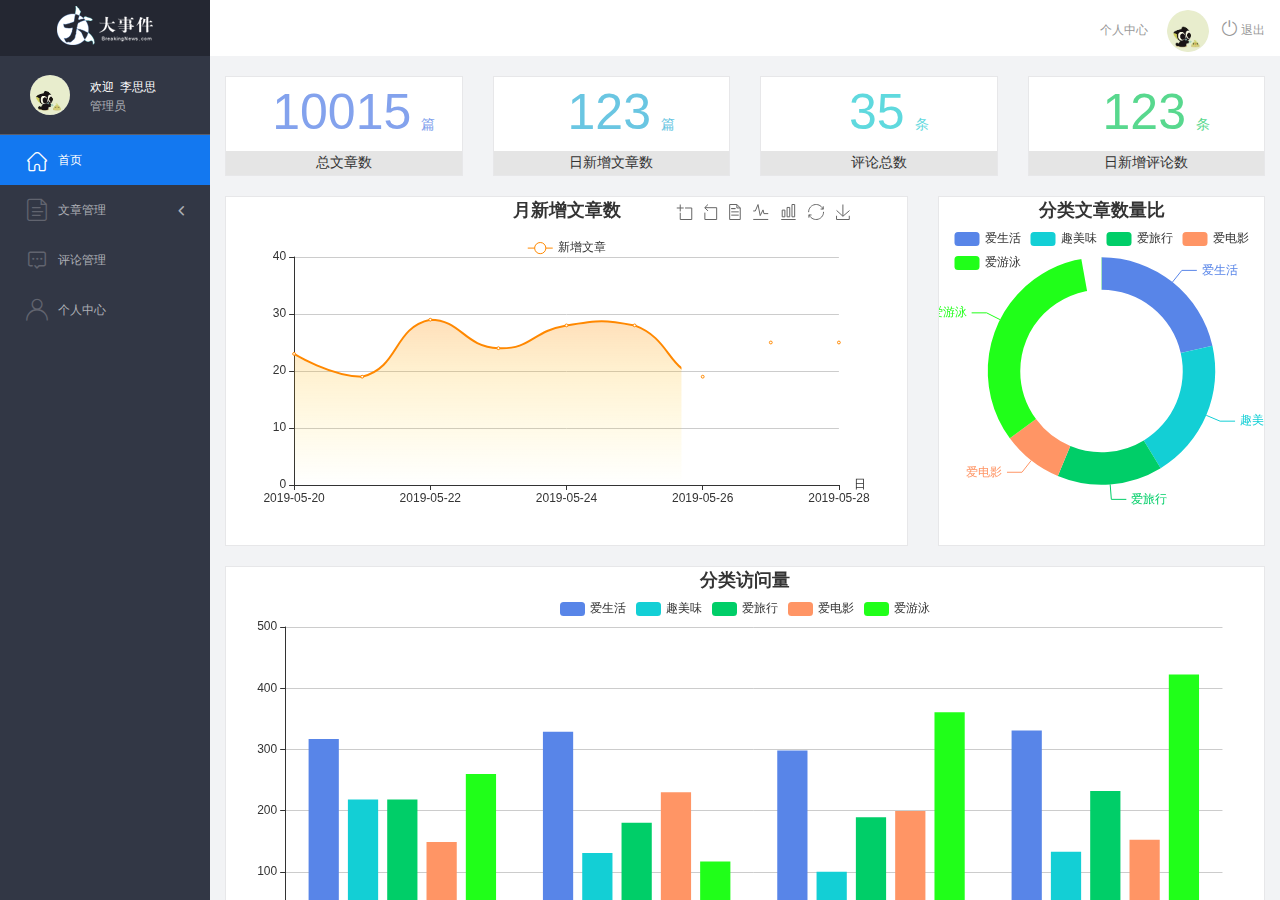
<file: BigNews/admin/index.html>
<!DOCTYPE html>
<html lang="en">

<head>
    <meta charset="UTF-8">
    <meta name="viewport" content="width=device-width, initial-scale=1.0">
    <meta http-equiv="X-UA-Compatible" content="ie=edge">
    <title>大事件-后台首页</title>
    <link rel="stylesheet" href="./libs/bootstrap/css/bootstrap.min.css">
    <link rel="stylesheet" href="css/reset.css">
    <link rel="stylesheet" href="css/iconfont.css">
    <link rel="stylesheet" href="css/main.css">
    <script src="./libs/jquery-1.12.4.min.js"></script>
    <!-- 导入bootstrap的js文件 -->
    <script src="./libs/bootstrap/js/bootstrap.min.js"></script>
</head>

<body>
    <div class="sider">
        <a href="#" class="logo"><img src="images/logo02.png" alt="logo"></a>
        <div class="user_info">
            <img src="images/2.jpg" alt="person">
            <span>欢迎&nbsp;&nbsp;李思思</span>
            <b>管理员</b>
        </div>
        <!-- 左侧导航栏 -->
        <div class="menu">
            <div class="level01 active"><a href="./main_count.html" target="main_frame"><i
                        class="iconfont icon-yidiandiantubiao04"></i><span>首页</span></a></div>
            <div class="level01"><a href="javascript:;"><i class="iconfont icon-icon-article"></i><span>文章管理</span><b
                        class="iconfont icon-arrowdownl"></b></a></div>
            <ul class="level02">
                <li><a href="./article_list.html" target="main_frame"><i class="iconfont icon-previewright"></i><span>文章列表</span></a></li>
                <li><a href="./article_release.html" target="main_frame"><i class="iconfont icon-previewright"></i><span>发表文章</span></a></li>
                <li><a href="./article_category.html" target="main_frame"><i class="iconfont icon-previewright"></i><span>文章类别管理</span></a>
                </li>
            </ul>

            <div class="level01"><a href="./comment_list.html" target="main_frame"><i
                        class="iconfont icon-comment"></i><span>评论管理</span></a></div>
            <div class="level01" id="user"><a href="./user.html" target="main_frame"><i
                        class="iconfont icon-user"></i><span>个人中心</span></a></div>
        </div>
        <!-- 顶部栏 -->
        <div class="header_bar">
            <div class="user_center_link">
                <a href="./user.html" target="main_frame" class="user">个人中心</a>
                <img src="images/2.jpg" alt="person">
                <a href="javascript:void(0)" class="logout"><i class="iconfont icon-tuichu"></i> 退出</a>
            </div>
        </div>
        <!-- 右侧主体内容 -->
        <div class="main" id="main_body">
            <iframe name="main_frame" src="./main_count.html" frameborder="0" width="100%" height="100%"></iframe>
        </div>
    </div>
    <script src="./libs/html.js"></script>
    <script>
        //ajax请求数据
        $.ajax({
            url: path.getinfoPath,
            type: 'get',
            // dataType: 'json,',
            // headers: {'Authorization':window.localStorage.getItem('token')},
            success: function (res) { 
                // console.log(res);
                if(res.code == 200) {
                    $('.user_info img').attr('src', res.data.userPic);
                    $('.user_center_link img').attr('src', res.data.userPic);
                    $('.user_info span').html(`欢迎&nbsp;&nbsp;${res.data.nickname}`);
                }
             }
        })
        $('.logout').click(function () { 
            //清空本地的token
            localStorage.removeItem('token');
            location.href = './login.html';
         })
         //设置切换样式
         $('.level01').click(function () { 
             $(this).addClass('active').siblings().removeClass('active');
             //点击第二个显示二级菜单
             
             if($(this).index() == 1) {
                 $('.level02').stop().slideToggle();
                 $('.level02 li:eq(0) a')[0].click();//默认是子类的第一个
                 $(this).find('b').toggleClass('rotate0');
             }
          })
          $('.level02 li').click(function () { 
            $(this).addClass('active').siblings().removeClass('active');

           })
         
    </script>
</body>
</html>
</file>
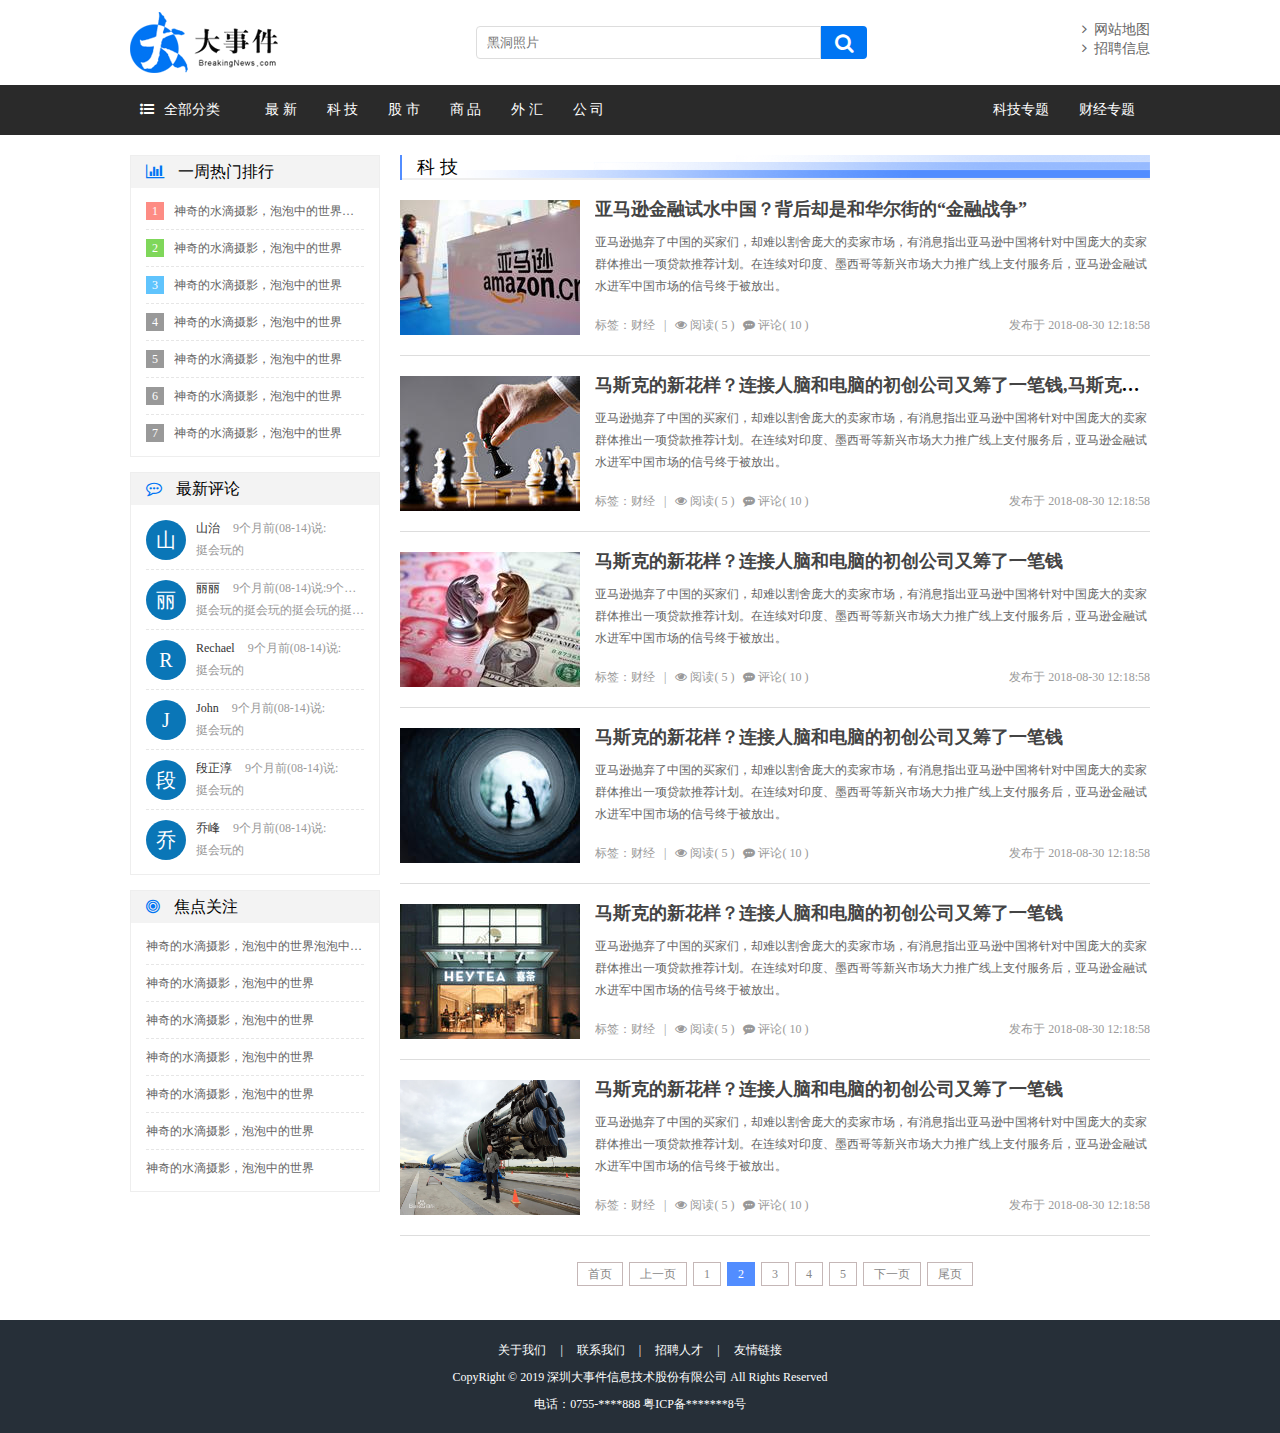
<file: BigNews/list.html>
<!DOCTYPE html>
<html lang="en">

<head>
    <meta charset="UTF-8">
    <meta name="viewport" content="width=device-width, initial-scale=1.0">
    <meta http-equiv="X-UA-Compatible" content="ie=edge">
    <title>大事件-列表页</title>
    <link rel="stylesheet" type="text/css" href="css/reset.css">
    <link rel="stylesheet" href="css/font-awesome.min.css">
    <link rel="stylesheet" type="text/css" href="css/jquery.pagination.css">
    <link rel="stylesheet" type="text/css" href="css/main.css">
    <script type="text/javascript" src="js/jquery-1.12.4.min.js"></script>
    <script type="text/javascript" src="js/jquery.pagination.min.js"></script>
</head>

<body>
    <div class="header">
        <a href="#" class="logo fl"><img src="images/logo.png" alt="logo"></a>
        <div class="search_form fl">
            <input type="text" class="search_txt" placeholder="黑洞照片">
            <button class="search_btn"><i class="fa fa-search"></i></button>
        </div>
        <div class="link_info fr">
            <a href="#"><i class="fa fa-angle-right"></i>&nbsp;&nbsp;网站地图</a><br>
            <a href="#"><i class="fa fa-angle-right"></i>&nbsp;&nbsp;招聘信息</a>
        </div>
    </div>

    <div class="menu_con">
        <div class="menu">
            <div class="menu_collapse fl">
                <a href="javascript:;" class="level_one"><i class="fa fa-list-ul"></i>全部分类</a>
                <ul class="level_two">
                    <li class="up"></li>
                    <li><a href="#">最 新</a></li>
                    <li><a href="#">科 技</a></li>
                    <li><a href="#">股 市</a></li>
                    <li><a href="#">商 品</a></li>
                    <li><a href="#">外 汇</a></li>
                    <li><a href="#">公 司</a></li>
                </ul>
            </div>
            <ul class="left_menu fl">
                <li><a href="#">最 新</a></li>
                <li><a href="#">科 技</a></li>
                <li><a href="#">股 市</a></li>
                <li><a href="#">商 品</a></li>
                <li><a href="#">外 汇</a></li>
                <li><a href="#">公 司</a></li>
            </ul>
            <ul class="right_menu fr">
                <li><a href="#">科技专题</a></li>
                <li><a href="#">财经专题</a></li>
            </ul>
        </div>
    </div>

    <div class="main_con clearfix">
        <div class="left_con setfr">

            <div class="list_title">
                <h3>科 技</h3>
            </div>

            <div class="common_news_list">
                <a href="#" class="list_pic"><img src="images/pic09.jpg" alt=""></a>
                <h4><a href="#">亚马逊金融试水中国？背后却是和华尔街的“金融战争” </a></h4>
                <p>亚马逊抛弃了中国的买家们，却难以割舍庞大的卖家市场，有消息指出亚马逊中国将针对中国庞大的卖家群体推出一项贷款推荐计划。在连续对印度、墨西哥等新兴市场大力推广线上支付服务后，亚马逊金融试水进军中国市场的信号终于被放出。
                </p>
                <div class="new_info">
                    <span>标签：财经&nbsp;&nbsp;&nbsp;|&nbsp;&nbsp;&nbsp;<i class="fa fa-eye"></i>&nbsp;阅读( 5
                        )&nbsp;&nbsp;&nbsp;<i class="fa fa-commenting"></i>&nbsp;评论( 10 )</span>
                    <b>发布于 2018-08-30 12:18:58</b>
                </div>
            </div>

            <div class="common_news_list">
                <a href="#" class="list_pic"><img src="images/pic03.jpg" alt=""></a>
                <h4><a href="#">马斯克的新花样？连接人脑和电脑的初创公司又筹了一笔钱,马斯克的新花样？连接人脑和电脑的初创公司又筹了一笔钱</a></h4>
                <p>亚马逊抛弃了中国的买家们，却难以割舍庞大的卖家市场，有消息指出亚马逊中国将针对中国庞大的卖家群体推出一项贷款推荐计划。在连续对印度、墨西哥等新兴市场大力推广线上支付服务后，亚马逊金融试水进军中国市场的信号终于被放出。
                </p>
                <div class="new_info">
                    <span>标签：财经&nbsp;&nbsp;&nbsp;|&nbsp;&nbsp;&nbsp;<i class="fa fa-eye"></i>&nbsp;阅读( 5
                        )&nbsp;&nbsp;&nbsp;<i class="fa fa-commenting"></i>&nbsp;评论( 10 )</span>
                    <b>发布于 2018-08-30 12:18:58</b>
                </div>
            </div>

            <div class="common_news_list">
                <a href="#" class="list_pic"><img src="images/pic05.jpg" alt=""></a>
                <h4><a href="#">马斯克的新花样？连接人脑和电脑的初创公司又筹了一笔钱</a></h4>
                <p>亚马逊抛弃了中国的买家们，却难以割舍庞大的卖家市场，有消息指出亚马逊中国将针对中国庞大的卖家群体推出一项贷款推荐计划。在连续对印度、墨西哥等新兴市场大力推广线上支付服务后，亚马逊金融试水进军中国市场的信号终于被放出。
                </p>
                <div class="new_info">
                    <span>标签：财经&nbsp;&nbsp;&nbsp;|&nbsp;&nbsp;&nbsp;<i class="fa fa-eye"></i>&nbsp;阅读( 5
                        )&nbsp;&nbsp;&nbsp;<i class="fa fa-commenting"></i>&nbsp;评论( 10 )</span>
                    <b>发布于 2018-08-30 12:18:58</b>
                </div>
            </div>

            <div class="common_news_list">
                <a href="#" class="list_pic"><img src="images/pic07.jpg" alt=""></a>
                <h4><a href="#">马斯克的新花样？连接人脑和电脑的初创公司又筹了一笔钱</a></h4>
                <p>亚马逊抛弃了中国的买家们，却难以割舍庞大的卖家市场，有消息指出亚马逊中国将针对中国庞大的卖家群体推出一项贷款推荐计划。在连续对印度、墨西哥等新兴市场大力推广线上支付服务后，亚马逊金融试水进军中国市场的信号终于被放出。
                </p>
                <div class="new_info">
                    <span>标签：财经&nbsp;&nbsp;&nbsp;|&nbsp;&nbsp;&nbsp;<i class="fa fa-eye"></i>&nbsp;阅读( 5
                        )&nbsp;&nbsp;&nbsp;<i class="fa fa-commenting"></i>&nbsp;评论( 10 )</span>
                    <b>发布于 2018-08-30 12:18:58</b>
                </div>
            </div>

            <div class="common_news_list">
                <a href="#" class="list_pic"><img src="images/pic10.jpg" alt=""></a>
                <h4><a href="#">马斯克的新花样？连接人脑和电脑的初创公司又筹了一笔钱</a></h4>
                <p>亚马逊抛弃了中国的买家们，却难以割舍庞大的卖家市场，有消息指出亚马逊中国将针对中国庞大的卖家群体推出一项贷款推荐计划。在连续对印度、墨西哥等新兴市场大力推广线上支付服务后，亚马逊金融试水进军中国市场的信号终于被放出。
                </p>
                <div class="new_info">
                    <span>标签：财经&nbsp;&nbsp;&nbsp;|&nbsp;&nbsp;&nbsp;<i class="fa fa-eye"></i>&nbsp;阅读( 5
                        )&nbsp;&nbsp;&nbsp;<i class="fa fa-commenting"></i>&nbsp;评论( 10 )</span>
                    <b>发布于 2018-08-30 12:18:58</b>
                </div>
            </div>

            <div class="common_news_list">
                <a href="#" class="list_pic"><img src="images/pic04.jpg" alt=""></a>
                <h4><a href="#">马斯克的新花样？连接人脑和电脑的初创公司又筹了一笔钱</a></h4>
                <p>亚马逊抛弃了中国的买家们，却难以割舍庞大的卖家市场，有消息指出亚马逊中国将针对中国庞大的卖家群体推出一项贷款推荐计划。在连续对印度、墨西哥等新兴市场大力推广线上支付服务后，亚马逊金融试水进军中国市场的信号终于被放出。
                </p>
                <div class="new_info">
                    <span>标签：财经&nbsp;&nbsp;&nbsp;|&nbsp;&nbsp;&nbsp;<i class="fa fa-eye"></i>&nbsp;阅读( 5
                        )&nbsp;&nbsp;&nbsp;<i class="fa fa-commenting"></i>&nbsp;评论( 10 )</span>
                    <b>发布于 2018-08-30 12:18:58</b>
                </div>
            </div>

            <div id="pagination" class="page"></div>
            <script>
                $(function () {
                    $("#pagination").pagination({
                        currentPage: 2,
                        totalPage: 8,
                        callback: function (current) {
                            alert('ok!');
                        }
                    });
                });
            </script>

        </div>
        <div class="right_con setfl">
            <div class="common_wrap">
                <h3><i class="fa fa-bar-chart"></i> 一周热门排行</h3>
                <ul class="content_list">
                    <li><span class="first">1</span><a href="#">神奇的水滴摄影，泡泡中的世界泡泡中的世界</a></li>
                    <li><span class="second">2</span><a href="#">神奇的水滴摄影，泡泡中的世界</a></li>
                    <li><span class="third">3</span><a href="#">神奇的水滴摄影，泡泡中的世界</a></li>
                    <li><span>4</span><a href="#">神奇的水滴摄影，泡泡中的世界</a></li>
                    <li><span>5</span><a href="#">神奇的水滴摄影，泡泡中的世界</a></li>
                    <li><span>6</span><a href="#">神奇的水滴摄影，泡泡中的世界</a></li>
                    <li><span>7</span><a href="#">神奇的水滴摄影，泡泡中的世界</a></li>
                </ul>
            </div>
            <div class="common_wrap">
                <h3><i class="fa fa-commenting-o"></i> 最新评论</h3>
                <ul class="content_list comment_list">
                    <li>
                        <span>山</span>
                        <b><em>山治</em> 9个月前(08-14)说:</b>
                        <strong>挺会玩的</strong>
                    </li>
                    <li>
                        <span>丽</span>
                        <b><em>丽丽</em> 9个月前(08-14)说:9个月前(08-14)说:9个月前(08-14)说:</b>
                        <strong>挺会玩的挺会玩的挺会玩的挺会玩的</strong>
                    </li>
                    <li>
                        <span>R</span>
                        <b><em>Rechael</em> 9个月前(08-14)说:</b>
                        <strong>挺会玩的</strong>
                    </li>
                    <li>
                        <span>J</span>
                        <b><em>John</em> 9个月前(08-14)说:</b>
                        <strong>挺会玩的</strong>
                    </li>
                    <li>
                        <span>段</span>
                        <b><em>段正淳</em> 9个月前(08-14)说:</b>
                        <strong>挺会玩的</strong>
                    </li>
                    <li>
                        <span>乔</span>
                        <b><em>乔峰</em> 9个月前(08-14)说:</b>
                        <strong>挺会玩的</strong>
                    </li>
                </ul>
            </div>
            <div class="common_wrap">
                <h3><i class="fa fa-bullseye"></i> 焦点关注</h3>
                <ul class="content_list guanzhu_list">
                    <li><a href="#">神奇的水滴摄影，泡泡中的世界泡泡中的世界</a></li>
                    <li><a href="#">神奇的水滴摄影，泡泡中的世界</a></li>
                    <li><a href="#">神奇的水滴摄影，泡泡中的世界</a></li>
                    <li><a href="#">神奇的水滴摄影，泡泡中的世界</a></li>
                    <li><a href="#">神奇的水滴摄影，泡泡中的世界</a></li>
                    <li><a href="#">神奇的水滴摄影，泡泡中的世界</a></li>
                    <li><a href="#">神奇的水滴摄影，泡泡中的世界</a></li>
                </ul>
            </div>
        </div>
    </div>

    <div class="footer clearfix">
        <div class="foot_link">
            <a href="#">关于我们</a>
            <span>|</span>
            <a href="#">联系我们</a>
            <span>|</span>
            <a href="#">招聘人才</a>
            <span>|</span>
            <a href="#">友情链接</a>
        </div>
        <p>CopyRight © 2019 深圳大事件信息技术股份有限公司 All Rights Reserved</p>
        <p>电话：0755-****888 粤ICP备*******8号</p>
    </div>
    <!-- 导包template -->
    <script src="./js/template-web.js"></script>
</body>

</html>
</file>
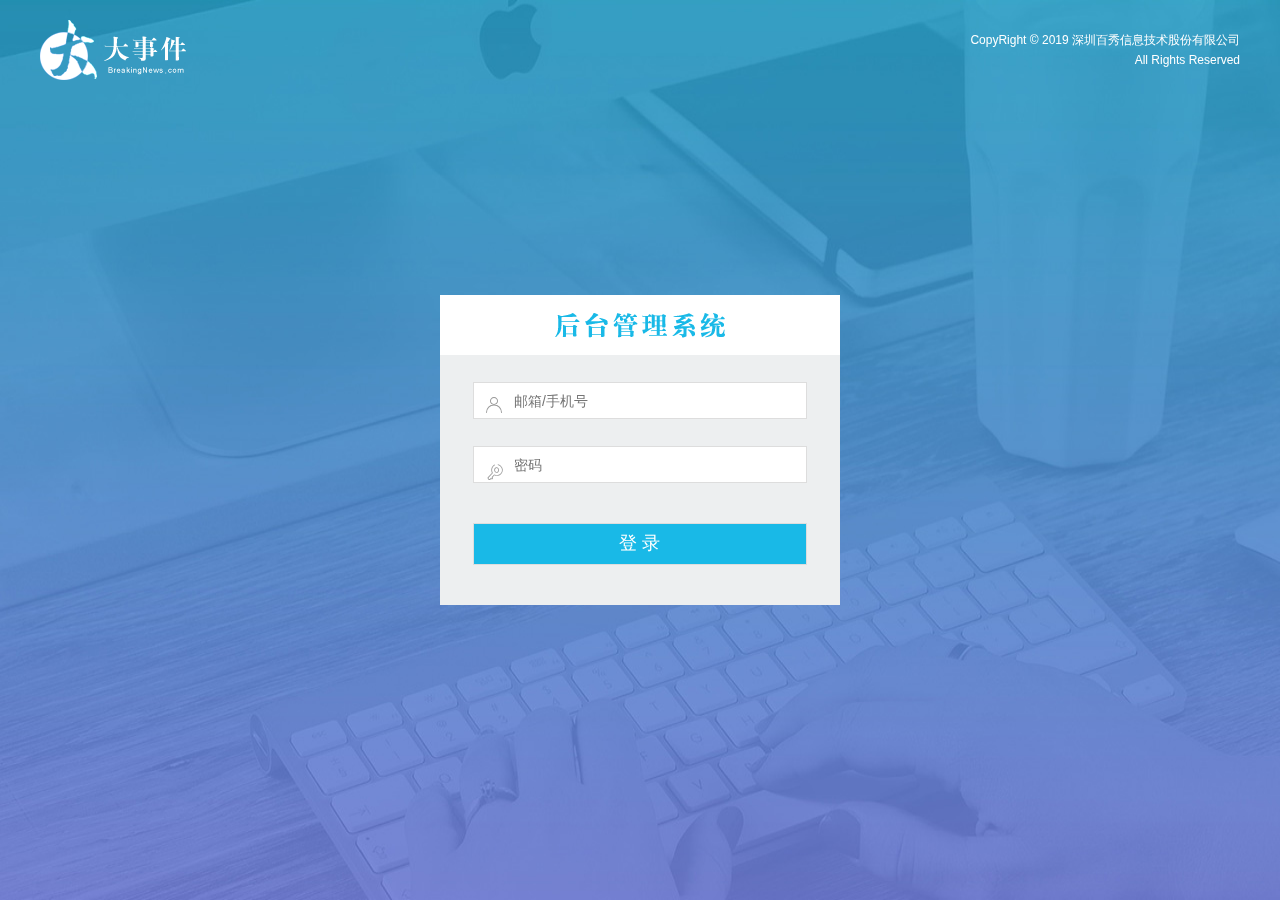
<file: BigNews/admin/login.html>
<!DOCTYPE html>
<html lang="en">

<head>
  <meta charset="UTF-8" />
  <meta name="viewport" content="width=device-width, initial-scale=1.0" />
  <meta http-equiv="X-UA-Compatible" content="ie=edge" />
  <title>大事件-后台登录页</title>
  <link rel="stylesheet" type="text/css" href="css/reset.css" />
  <link rel="stylesheet" type="text/css" href="css/iconfont.css" />
  <link rel="stylesheet" type="text/css" href="css/main.css" />
  <!-- 引入bootstrap的css文件 -->
  <link rel="stylesheet" href="./libs/bootstrap/css/bootstrap.min.css" />
  <!-- 引入jq文件 -->
  <script src="./libs/jquery-1.12.4.min.js"></script>
  <!-- 引入bootstrap的js文件 -->
  <script src="./libs/bootstrap/js/bootstrap.min.js"></script>
</head>

<body>
  <div class="main_wrap">
    <div class="header">
      <a href="#" class="logo"><img src="images/logo.png" alt="" /></a>
      <div class="copyright">
        CopyRight © 2019 深圳百秀信息技术股份有限公司<br />All Rights Reserved
      </div>
    </div>

    <div class="login_form_con">
      <div class="login_title"></div>
      <form class="login_form">
        <i class="iconfont icon-user"></i>
        <i class="iconfont icon-key"></i>
        <input type="text" class="input_txt" placeholder="邮箱/手机号" />
        <input type="password" class="input_pass" placeholder="密码" />
        <input type="submit" class="input_sub" value="登 录" />
      </form>
    </div>
  </div>
  <!-- Button trigger modal -->
<button type="button" class="btn btn-primary btn-lg" data-toggle="modal" data-target="#myModal">
  tips
</button>

<!-- Modal -->
<div class="modal fade" id="myModal" tabindex="-1" role="dialog" aria-labelledby="myModalLabel">
  <div class="modal-dialog" role="document">
    <div class="modal-content">
      <div class="modal-header">
        <button type="button" class="close" data-dismiss="modal" aria-label="Close"><span aria-hidden="true">&times;</span></button>
        <h4 class="modal-title" id="myModalLabel">Modal title</h4>
      </div>
      <div class="modal-body">
        ...
      </div>
      <div class="modal-footer">
        <button type="button" class="btn btn-success" data-dismiss="modal">Close</button>
      </div>
    </div>
  </div>
</div>

</body>
<script>
  $(()=>{ 
    //确定按钮注册事件
    $('.input_sub').click(function (e) { 
      //阻止刷新
      e.preventDefault();
      //判断为空
      let userName = $('.input_txt').val().trim();
      let password = $('.input_pass').val().trim();
      if(userName == '' || password == '') {
        $('.modal-body').text('不能为空啊 兄弟！！')
        $('#myModal').modal()
      }else {
        $.post('http://localhost:8080/api/v1/admin/user/login',{
          username: userName,
          password: password
        },function(res) {
          $('.modal-body').text(res.msg)
        $('#myModal').modal()
          console.log(res);
          if(res.code == 200) {
            console.log(res);
            
            window.localStorage.setItem('token',res.token)
            $('#myModal').on('hidden.bs.modal', function (e) {
              window.location.href = './index.html';
})
          }
        })
      }
      
     })


   })
</script>
</html>
</file>
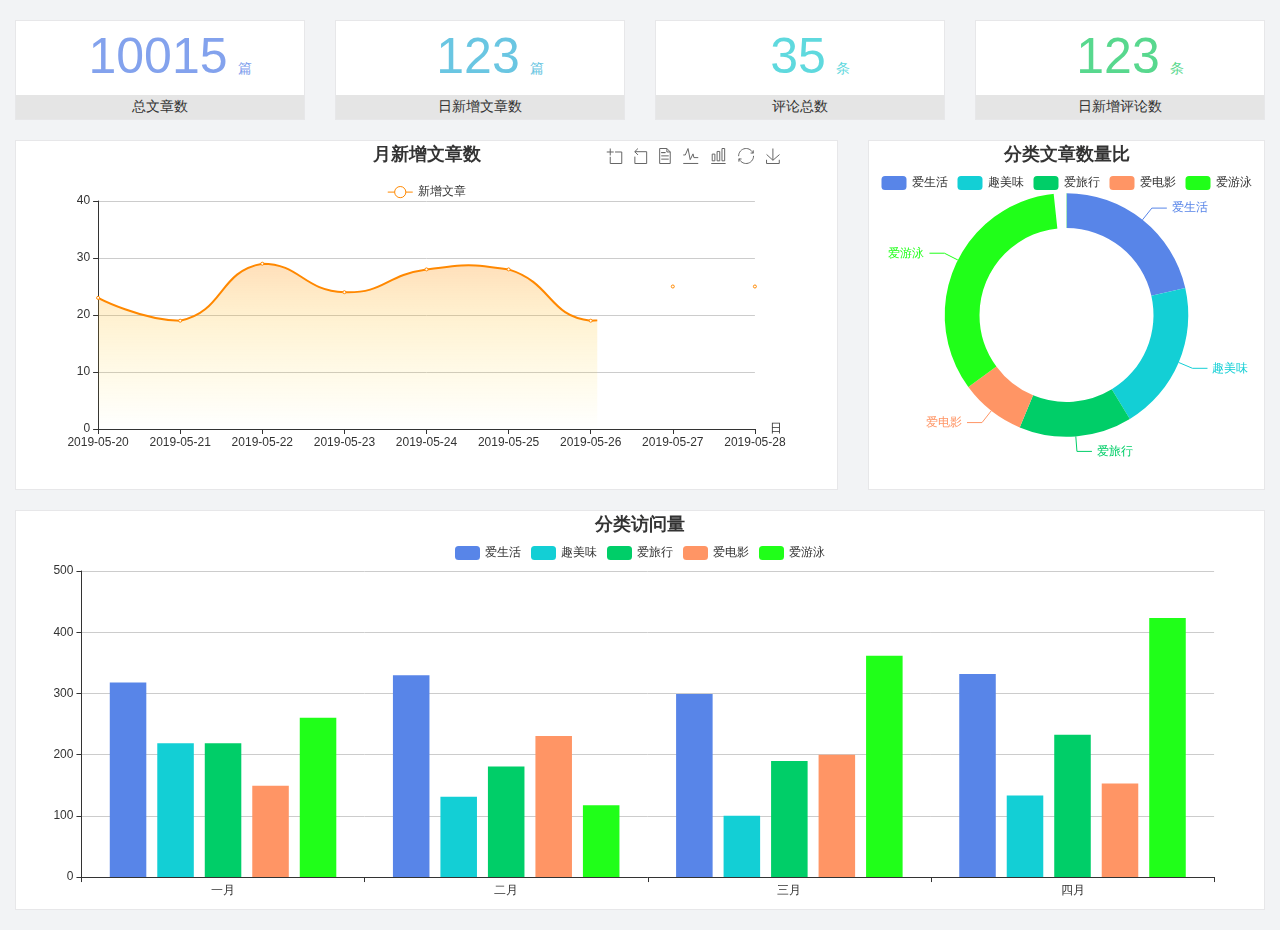
<file: BigNews/admin/main_count.html>
<!DOCTYPE html>
<html lang="en">

<head>
    <meta charset="UTF-8">
    <meta name="viewport" content="width=device-width, initial-scale=1.0">
    <meta http-equiv="X-UA-Compatible" content="ie=edge">
    <title>图表统计</title>
    <link rel="stylesheet" href="./libs/bootstrap/css/bootstrap.min.css">
    <link rel="stylesheet" href="css/reset.css">
    <link rel="stylesheet" href="css/iconfont.css">
    <link rel="stylesheet" href="css/main.css">
    <script src="./libs/jquery-1.12.4.min.js"></script>
    <script type="text/javascript" src="./libs/echarts.js"></script>
</head>

<body>
    <div class="container-fluid">
        <div class="row spannel_list">
            <div class="col-sm-3 col-xs-6">
                <div class="spannel">
                    <em>10015</em><span>篇</span>
                    <b>总文章数</b>
                </div>
            </div>
            <div class="col-sm-3 col-xs-6">
                <div class="spannel scolor01">
                    <em>123</em><span>篇</span>
                    <b>日新增文章数</b>
                </div>
            </div>
            <div class="col-sm-3 col-xs-6">
                <div class="spannel scolor02">
                    <em>35</em><span>条</span>
                    <b>评论总数</b>
                </div>
            </div>
            <div class="col-sm-3 col-xs-6">
                <div class="spannel scolor03">
                    <em>123</em><span>条</span>
                    <b>日新增评论数</b>
                </div>
            </div>
        </div>
    </div>

    <div class="container-fluid">
        <div class="row curve-pie">
            <div class="col-lg-8 col-md-8">
                <div class="gragh_pannel" id="curve_show"></div>
            </div>
            <div class="col-lg-4 col-md-4">
                <div class="gragh_pannel" id="pie_show"></div>
            </div>
        </div>
    </div>

    <div class="container-fluid">
        <div class="column_pannel" id="column_show"></div>
    </div>


    <!-- 折线图 -->
    <script>
        var json = '{"code":200,"msg":"获取成功","date":[{"date":"2019-05-20","count":23},{"date":"2019-05-21","count":19},{"date":"2019-05-22","count":29},{"date":"2019-05-23","count":24},{"date":"2019-05-24","count":28},{"date":"2019-05-25","count":28},{"date":"2019-05-26","count":19},{"date":"2019-05-27","count":25},{"date":"2019-05-28","count":25}]}';
        var obj = JSON.parse(json);
        loadEchars(obj);

        function loadEchars(obj) {
            // 基于准备好的dom，初始化echarts实例
            var myChart = echarts.init(document.getElementById('curve_show'));

            var data = [];
            var date = [];
            for (var i = 0; i < obj.date.length; i++) {
                data.push(obj.date[i].count);
                date.push(obj.date[i].date);
            }

            option = {
                tooltip: {
                    trigger: 'axis',
                    position: function (pt) {
                        return [pt[0], '10%'];
                    }
                },
                title: {
                    left: 'center',
                    text: '月新增文章数',
                },

                xAxis: {
                    name: '日',
                    type: 'category',
                    boundaryGap: false,
                    data: date
                },
                legend: {
                    data: ['新增文章'],
                    top: '40'
                },
                toolbox: {
                    show: true,
                    feature: {
                        dataZoom: {
                            yAxisIndex: 'none'
                        },
                        dataView: { readOnly: false },
                        magicType: { type: ['line', 'bar'] },
                        restore: {},
                        saveAsImage: {}
                    },
                    right: 50
                },
                yAxis: {
                    type: 'value',
                    boundaryGap: [0, '100%']
                },
                series: [
                    {
                        name: '新增文章',
                        type: 'line',
                        smooth: true,
                        // symbol: 'none',
                        sampling: 'average',
                        itemStyle: {
                            color: '#f80'
                        },
                        areaStyle: {
                            color: new echarts.graphic.LinearGradient(0, 0, 0, 1, [{
                                offset: 0,
                                color: 'rgba(255,136,0,0.39)'
                            }, {
                                offset: .34,
                                color: 'rgba(255,180,0,0.25)'
                            },
                            {
                                offset: 1,
                                color: 'rgba(255,222,0,0.00)'
                            }])
                        },
                        data: data
                    }
                ],
            }
            // 使用刚指定的配置项和数据显示图表。
            myChart.setOption(option);
        }
    </script>

    <!-- 环形图 -->
    <script>
        // 基于准备好的dom，初始化echarts实例
        var myChart1 = echarts.init(document.getElementById('pie_show'));

        option1 = {
            title: {
                left: 'center',
                text: '分类文章数量比',
            },
            tooltip: {
                trigger: 'item',
                formatter: "{a} <br/>{b}: {c} ({d}%)"
            },
            legend: {
                orient: 'horizontal',
                x: 'center',
                data: ['爱生活', '趣美味', '爱旅行', '爱电影', '爱游泳'],
                top: 30
            },
            color: ['#5885e8', '#13cfd5', '#00ce68', '#ff9565', '#20ff19'],
            series: [
                {
                    name: '分类名称',
                    type: 'pie',
                    radius: ['50%', '70%'],
                    avoidLabelOverlap: false,
                    label: {
                        emphasis: {
                            show: true,
                            textStyle: {
                                fontSize: '30',
                                fontWeight: 'bold'
                            }
                        }
                    },
                    data: [
                        { value: 335, name: '爱生活' },
                        { value: 310, name: '趣美味' },
                        { value: 234, name: '爱旅行' },
                        { value: 135, name: '爱电影' },
                        { value: 548, name: '爱游泳' }
                    ]
                }
            ]
        };
        // 使用刚指定的配置项和数据显示图表。
        myChart1.setOption(option1);
    </script>
    <!-- 柱状图 -->
    <script>
        // 基于准备好的dom，初始化echarts实例
        var myChart2 = echarts.init(document.getElementById('column_show'));

        option2 = {
            title: {
                left: 'center',
                text: '分类访问量',
            },
            tooltip: {
                trigger: 'axis',
                axisPointer: {            // 坐标轴指示器，坐标轴触发有效
                    type: 'line'        // 默认为直线，可选为：'line' | 'shadow'
                },
                
            },
            legend: {
                data: ['爱生活', '趣美味', '爱旅行', '爱电影', '爱游泳'],
                top:30
            },
            grid: {
                left: '3%',
                right: '4%',
                bottom: '3%',
                containLabel: true
            },
            xAxis: [
                {
                    type: 'category',
                    data: ['一月', '二月', '三月', '四月']
                }
            ],
            yAxis: [
                {
                    type: 'value'
                }
            ],
            color: ['#5885e8', '#13cfd5', '#00ce68', '#ff9565', '#20ff19'],
            series: [
                {
                    name: '爱生活',
                    type: 'bar',
                    data: [320, 332, 301, 334]
                },
                {
                    name: '趣美味',
                    type: 'bar',
                    data: [220, 132, 101, 134]
                },
                {
                    name: '爱旅行',
                    type: 'bar',
                    data: [220, 182, 191, 234]
                },
                {
                    name: '爱电影',
                    type: 'bar',
                    data: [150, 232, 201, 154]
                },
                {
                    name: '爱游泳',
                    type: 'bar',
                    data: [262, 118, 364, 426],
                },

            ]
        };


        // 使用刚指定的配置项和数据显示图表。
        myChart2.setOption(option2);
    </script>
</body>

</html>
</file>
<file: BigNews/admin/css/iconfont.css>
@font-face {font-family: "iconfont";
  src: url('../fonts/iconfont.eot?t=1558003957214'); /* IE9 */
  src: url('../fonts/iconfont.eot?t=1558003957214#iefix') format('embedded-opentype'), /* IE6-IE8 */
  url('[data-uri]') format('woff2'),
  url('../fonts/iconfont.woff?t=1558003957214') format('woff'),
  url('../fonts/iconfont.ttf?t=1558003957214') format('truetype'), /* chrome, firefox, opera, Safari, Android, iOS 4.2+ */
  url('../fonts/iconfont.svg?t=1558003957214#iconfont') format('svg'); /* iOS 4.1- */
}

.iconfont {
  font-family: "iconfont" !important;
  font-size: 16px;
  font-style: normal;
  -webkit-font-smoothing: antialiased;
  -moz-osx-font-smoothing: grayscale;
}

.icon-yidiandiantubiao04:before {
  content: "\e607";
}

.icon-arrowdownl:before {
  content: "\e6a3";
}

.icon-key:before {
  content: "\e68b";
}

.icon-tuichu:before {
  content: "\e622";
}

.icon-previewright:before {
  content: "\e75c";
}

.icon-system:before {
  content: "\e6a6";
}

.icon-icondate:before {
  content: "\e609";
}

.icon-search:before {
  content: "\e656";
}

.icon-system1:before {
  content: "\e608";
}

.icon-user:before {
  content: "\e645";
}

.icon-comment:before {
  content: "\e60a";
}

.icon-icon-article:before {
  content: "\e601";
}
</file>
<file: BigNews/admin/css/main.css>
body{
    font-family:'MicroSoft YaHei';
    background-color: #f2f3f5;
}
.main_wrap{
    position:fixed;
    width:100%;
    height:100%;
    left:0px;
    top:0px;
    background:url('../images/login_bg.jpg'); 
    background-size:100% 100%; 
  }
.header{
    width:1200px;
    overflow: hidden;
    margin:20px auto 0;
}
.heade .logo{
    float: left;
}
.header .copyright{
    float:right;
    font-size:12px;
    color:#fff;
    text-align:right;
    line-height:20px;
    margin-top:10px;
}
.login_form_con{
    position:absolute;
    left:50%;
    top:50%;
    margin-left:-200px;
    margin-top:-155px;
    width:400px;
    height:310px;
    background-color: #edeff0;
}

.login_form{
    position: relative;
}

.login_form .icon-user{
    position:absolute;
    font-size:16px;
    color:#999;
    left:46px;
    top:12px;
}
.login_form .icon-key{
    position:absolute;
    font-size:18px;
    color:#999;
    left:46px;
    top:78px;
}
.login_title{
    height:60px;
    background:url('../images/login_title.png') center center no-repeat #fff;
}
.input_txt,.input_pass,.input_sub{
    display:block;
    width:334px;
    height:37px;
    padding:0px;
    text-indent:40px;
    border:1px solid #ddd;
    margin:27px auto 0;
    outline:none;
}
.input_sub{
    margin-top:40px;
    height:42px;
    background-color: #19b9e7;
    text-indent:0px;
    font-size:18px;
    color:#fff;
    cursor: pointer;
}
.input_sub:hover{
    background-color: #08a0cc;
}

.sider{
    position:fixed;
    left:0;
    top:0;
    bottom:0;
    width:210px;
    background-color: #323745;
}
.sider .logo{
    display:block;
    height:56px;
    background-color: #242732;
    overflow: hidden;
}
.sider .logo img{
    display:block;
    margin:6px auto 0;
}
.user_info{
    height:79px;
    border-bottom:1px solid #5a5e6b;
}

.user_info img{
    float: left;
    width:40px;
    height:40px;
    border-radius:20px;
    margin:19px 0 0 30px;
}
.user_info span{
    float: left;
    width:120px;
    font-size:12px;
    color:#fff;
    margin:23px 0 0 20px;
}
.user_info b{
    float: left;
    width: 120px;
    font-weight:normal;
    font-size:12px;
    color:#adafb5;
    margin:2px 0 0 20px;
}

.menu .level01{
    height:50px;
    line-height:50px;
}
.menu .level01 a{
    display:block;
    height:50px;
    font-size:12px;
    color:#adafb5;
    overflow: hidden;
}
.menu .level01.active a{
    background-color: #1378f0;
    color:#fff;
}
.menu .level01.active i{
    color:#fff;
}

.menu .level01 a:hover{
    background-color: #1378f0;
    color:#fff;
}
.menu .level01 a:hover i{
    color:#fff;
}
.menu .level01 i{
    color:#61646f;
    font-size:22px;
    float: left;
    margin-left:26px;
}
.menu .level01 span{
    float: left;
    margin-left:10px;
}
.menu .level01 b{
    float: right;
    margin-right:20px;
    font-weight:normal;
    transform:rotate(90deg);
    transition:all 500ms ease;
}

.menu .level01 .rotate0{
    transform:rotate(0deg);
}

.menu .level02{
    background: #242732;
    display:none;
}


.menu .level02 li{
    height:40px;
    line-height:40px;
}
.menu .level02 li a{
    display:block;
    height:40px;
    font-size:12px;
    color:#adafb5;
    overflow: hidden;
}

.menu .level02 li a:hover{
    background-color: #1378f0;
    color:#fff;
}

.menu .level02 li i{
    font-size:12px;
    float: left;
    margin-left:60px;
}
.menu .level02 li span{
    font-size:12px;
    float: left;
    margin-left:5px;
}

.menu .level02 .active a{
    color:#ffae00;
}

.header_bar{
    position:fixed;
    left:210px;
    right:0;
    top:0;
    height:56px;
    background-color: #fff;
}

.main{
    position:fixed;
    left:210px;
    top:56px;
    right:0;
    bottom:0;
    background-color: #f2f3f5;
}

.search_form{
    width:218px;
    height:33px;
    border:1px solid #ddd;
    background-color: #f2f3f5;
    border-radius:16px;
    float: left;
    margin:12px 0 0 27px;
}

.search_form input{
    padding:0px;
    margin:0px;
    border:0px;
    float: left;
    background-color: #f2f3f5;
    font-size:12px;
    width:175px;
    height:31px;
    margin-left:12px;
    outline:none;
   
}

.search_form .icon-search{
    line-height:33px;
    cursor: pointer;
    font-size:18px;
    color:#abaebb;
}
.user_center_link{
    float:right;

}
.user_center_link a{
    line-height:56px;
    font-size:12px;
    color:#999;
    margin-right:15px;
}
.user_center_link a:hover{
    color:#ffae00
}

.user_center_link img{
    width:42px;
    height:42px;
    border-radius:32px;
    margin-right:10px;
}

.spannel_list{
    margin-top:20px;
}

.spannel{
	height:100px;
	overflow:hidden;
	text-align:center;
    position:relative;
    background-color: #fff;
    border:1px solid #e7e7e9;
    margin-bottom:20px;
}

.spannel em{
    font-style:normal;
	font-size:50px;
	line-height:50px;
	display:inline-block;
	margin:10px 0 0 20px;
	font-family:'Arial';
	color:#83a2ed;
}

.spannel span{
	font-size:14px;
	display:inline-block;
	color:#83a2ed;
	margin-left:10px;
}

.spannel b{
	position:absolute;
	left:0;
	bottom:0;
	width:100%;
	line-height:24px;
	background:#e5e5e5;
	color:#333;
	font-size:14px;
	font-weight:normal;
}

.scolor01 em,.scolor01 span{
	color:#6ac6e2;
}

.scolor02 em,.scolor02 span{
	color:#5fd9de;
}

.scolor03 em,.scolor03 span{
	color:#58d88e;
}


.gragh_pannel{
    height:350px;
    border:1px solid #e7e7e9;
    background-color: #fff!important; 
    margin-bottom:20px;  
}

.column_pannel{
    margin-bottom:20px;
    height:400px;
    border:1px solid #e7e7e9;
    background-color: #fff!important;   
}

.common_title{
    line-height:42px;
    background-color: #fbfbfb;
    border:1px solid #e7e7e9;
    margin-top:20px;
    text-indent: 15px;
    font-size:14px;
    color:#333;
}

.common_con{
    border:1px solid #e7e7e9;
    border-top:0px;
    background-color: #fff;
    padding-bottom:20px;
    margin-bottom:20px;
}
.opt_btns{
    margin-top:20px;
}

.mp20{
    margin-top:20px;
}

.pagination{   
   margin:0;
}

.article_form{
    margin-top:20px;
}

.form-group{
    margin-bottom:25px;
}

.form-group label{
    font-weight:normal;
    color:#666;
}

.icon-icondate{
    line-height:16px;
}

.user_pic{
    width:100px;
    height:100px;
    margin-bottom:10px;
}

.article_cover{
    width:200px;
    height:200px;
    margin-bottom:10px;
}
</file>
<file: BigNews/css/main.css>
body{
    font-family:'MicroSoft YaHei';
}
.header{
    width:1020px;
    height:85px;
    margin:0 auto;
}
.logo{
    width:148px;
    height:61px;
    margin-top:12px;
}
.search_form{
    width:391px;
    height:33px;
    margin:26px 0 0 198px;
}
.search_txt{
    width: 343px;
    height: 31px;
    border:1px solid #dddddd;
    float: left;
    padding:0px;
    border-top-left-radius:4px;
    border-bottom-left-radius:4px;
    outline:none;
    text-indent:10px;   
}
.search_btn{
    width:46px;
    height:33px;
    background-color: #0075f3;
    float:left;
    border:0px;
    border-top-right-radius:4px;
    border-bottom-right-radius:4px;
    cursor: pointer;
    outline:none;
}
.fa-search{
    color:#fff;
    font-size: 20px;
}
.link_info{
    height:33px;
    margin-top:20px;
}
.link_info a{
    font-size:14px;
    color:#666;
}
.link_info a:hover{
    color:#0075f3;
}
.fa-user-circle{
    font-size:24px;
    color:#666;
    line-height:33px;
    position: relative;
}

.fa-user-circle{
    margin-left:22px;
}
.fa-user-circle span{
    font-size:14px;
    padding-left:10px;
    vertical-align:middle;
}
.menu_con{
    height:50px;
    background-color: #2a2a2a;
}
.menu{
    width:1020px;
    height:50px;
    margin:0 auto;
}
.menu_collapse{
    width:120px;
    height:50px;
    position:relative;    
}
.menu_collapse i{
    text-indent:10px;
    padding-right:10px;
}
.menu_collapse:hover{
    background-color: #0074f3;
}
.level_one{
    line-height:50px;
    color:#fff;
    font-size:14px;
}

.menu_collapse:hover .level_two{
    display:block;
}
.level_two .up{
   height:6px;
   background:url('../images/up.png') center center no-repeat;
   border-bottom:0px;
}
.level_two{
    position:absolute;
    width:120px;
    left:0;
    top:50px;
    overflow: hidden;
    display:none;
    z-index:999;
}

.level_two li{
    background-color: #2a2a2a;
    border-bottom:1px solid #505050;   
    font-size:14px;
    overflow: hidden;
}
.level_two li:nth-child(2){
    border-top-left-radius:6px;
    border-top-right-radius:6px;
}
.level_two li:last-child{
    border-bottom-left-radius:6px;
    border-bottom-right-radius:6px;
}
.level_two a{
    display:block;
    color:#fff;
    line-height:40px;
    text-indent:10px;
}
.level_two a:hover{
    background-color:#0074f3;
}

.left_menu,.right_menu{
    height:50px;
}
.left_menu li,.right_menu li{
    height:50px;
    float: left;
}
.left_menu li a,.right_menu li a{
    display:block;
    line-height:50px;
    padding:0 15px;
    text-align:center;
    color:#fff;
    font-size:14px;
}
.left_menu li a:hover,.right_menu li a:hover{
    background-color:#0074f3; 
}
.main_con{
    width:1020px;
    margin:20px auto 0;
}
.left_con{
    width:750px;
    float: left;
}
.right_con{
    width:250px;
    float:right;
}

.focus_list{
    width:750px;
    height:278px;
}
.focus_list li{
    width:165px;
    height:134px;
    float: left;
    margin:0 0 10px 10px;
    position: relative;
}
.focus_list li img{
    width:165px;
    height:134px;
}

.focus_list li p{
    position: absolute;
    width:100%;
    height:24px;
    left:0;
    bottom:0;
    background-color:rgba(0,0,0,0.6);
    text-align:center;
    line-height:24px;
    color:#fff;
    font-size:14px;
    overflow:hidden;
    text-overflow:ellipsis;
    white-space:nowrap
}

.focus_list .first{
    width:400px;
    height:278px;
    margin:0 0 10px 0;
}

.focus_list .first img{
    width:400px;
    height:278px;
}

.common_title{
    height:36px;
    margin-top:15px;
    border-bottom:2px solid #eee;
}

.common_title h3{
    float:left;
    line-height:36px;
    border-bottom:2px solid #0074f3;
    padding-right:10px;
    font-size:18px;
    color:#000;
}
.common_title .fa-edit{
    color:#0074f3;
}
.common_title .more{
    float:right;
    line-height:36px;
    color:#bbb;
}
.common_title .more:hover{
    color:#0074f3;
}

.common_news_list{
    height:135px;
    padding-left:195px;
    position: relative;
    margin-top:20px;
    padding-bottom:20px;
    border-bottom:1px solid #ddd;
    overflow: hidden;
}
.common_news_list .list_pic{
    position:absolute;
    width:180px;
    height:135px;
    left:0;
    top:0;
}
.common_news_list .list_pic img{
    width:180px;
    height:135px;
}
.common_news_list h4{
    font-size:18px;
    line-height:20px;
    font-weight:bold;
    width:100%;
    overflow:hidden;
    text-overflow:ellipsis;
    white-space:nowrap;
    margin-top:-1px;
}

.common_news_list h4 a{
    color:#444;
}
.common_news_list h4 a:hover{
    color:#1a4a7d;
}
.common_news_list p{
    font-size:12px;
    color:#666;
    line-height:22px;
    margin-top:12px;
}

.new_info{
    overflow: hidden;
    margin-top:20px;
}

.new_info span{
    font-size:12px;
    color:#999;
    float: left;
}
.new_info b{
    font-size:12px;
    color:#999;
    float: right;
    font-weight:normal;
}

.common_wrap{
    border:1px solid #eeeeee;
    margin-bottom:15px;
}

.common_wrap h3{
    line-height:32px;
    background-color: #f3f3f3;
    padding-left:15px;
    color:#000;
    font-size:16px;
}

.common_wrap h3 i{
    color:#0075f4;
    padding-right:10px;
}

.content_list{
    margin:5px 15px;
}

.content_list li{
    height:36px;
    border-bottom:1px dashed #e6e6e6;
    overflow: hidden;
}
.content_list li:last-child{
    border-bottom:0px;
}

.content_list li span{
    float: left;
    width:18px;
    height:18px;
    background-color: #999999;
    text-align:center;
    line-height:18px;
    color:#fff;
    font-size:12px;
    margin-top:9px;
}
.content_list li .first{
    background-color: #fd8c84;
}
.content_list li .second{
    background-color: #7fd75a;
}
.content_list li .third{
    background-color: #60c4fd;
}

.content_list li a{
    float:left;
    font-size:12px;
    line-height:36px;
    margin-left:10px;
    color:#666;
    width:190px;
    overflow:hidden;
    text-overflow:ellipsis;
    white-space:nowrap;
}

.guanzhu_list li a{
    margin-left:0px;
    width:220px;
}

.comment_list li{
    height:59px;
}

.comment_list li span{
    width:40px;
    height:40px;
    line-height:40px;
    font-size:20px;
    background-color: #0a76b7;
    border-radius:50%;
    margin:10px 10px 0 0;
}

.comment_list li b,.comment_list li strong{
    font-size:12px;
    font-weight:normal;
    float: left;
    width:168px;
    color:#999;
    margin-top:10px;
    overflow:hidden;
    text-overflow:ellipsis;
    white-space:nowrap;
}
.comment_list li strong{
    margin-top:5px; 
}

.comment_list li em{
    font-style:normal;
    color:#333;
    padding-right:10px;
}

.content_list li a:hover{
    color:#1a4a7d;
}

.footer{
    margin-top:30px;
    background-color: #262f38;
    padding-bottom:20px;
}

.foot_link{text-align:center;margin-top:20px;}
.foot_link a,.foot_link span{color:#fff;font-size:12px;}
.foot_link a:hover{color:#0075f4}
.foot_link span{padding:0 10px}
.footer p{text-align:center; margin-top:10px;font-size:12px; color:#fff;}

.setfl{
    float: left;
}
.setfr{
    float: right;
}
.list_title{
    width:750px;
    height:25px;
    background:url('../images/list_title_bg.png') no-repeat;
}
.list_title h3{
    font-size:18px;
    color:#000;
    line-height:25px;
    border-left:2px solid #528dff;
    padding-left:15px;
}
.ui-pagination-container{
	text-align:center;
	margin-top:20px;
}
.ui-pagination-container .ui-pagination-page-item:hover{
	color:#528dff;
	border-color:#528dff;
}
.ui-pagination-container .ui-pagination-page-item{
	background:none;
	font-size:12px;
}
.ui-pagination-container .ui-pagination-page-item.active{
	background:#528dff;
	border-color:#528dff;
}
.ui-pagination-container .ui-pagination-page-item:hover{
	color:#333;
}
.breadcrumb{
    font-size:12px;
    color:#999;
}
.breadcrumb a{
    color:#333;
}
.article_title{
    text-align:center;
    font-size:24px;
    color:#666;
    margin-top:34px;
    line-height:30px;
}
.article_info{
    text-align:center;
    font-size:12px;
    color:#999;
    border-bottom:1px solid #ddd;
    padding:20px 0 15px 0;
}

.article_con p{
    margin:20px 0;
    font-size:14px;
    line-height:24px;
    color:#666;
    text-indent:28px;
}

.article_links{
    font-size:12px;
    color:#999;
    line-height:24px;
    margin-top:60px;
}

.article_links a{
    color:#999;
}

.article_links a:hover{
    color:#528dff;
}

.comment_form{
	margin-top:50px;
	overflow:hidden;
}

.form_group{
    overflow: hidden;
    margin-bottom:15px;
}

.form_group label{
    width:80px;
    float:left;
    font-size:12px;
    color:#333;
    text-align:right;
    line-height:24px;
}
.form_group .comment_input{
	float:left;
	width:648px;
	height:60px;
	border-radius:4px;
	padding:10px;
	outline:none;
    border:1px solid #ddd;
    font-family:'Microsoft YaHei';
}
.form_group .comment_name{
	float:left;
	width:300px;
	height:24px;
	border-radius:4px;
	outline:none;
    border:1px solid #ddd;
    text-indent:10px;
}

.form_group .comment_sub{
	float:right;
	width:58px;
	height:28px;
	border:1px solid #ddd;
	background:#fff;
	border-radius:4px;
	cursor:pointer;
}
.comment_form .comment_sub:hover{
	background:#2185ed;
	color:#fff;
}

.comment_count{
    font-size: 16px;
    color: #333;
    border-bottom: 1px solid #ebebeb;
    padding: 12px 0
}

.comment_detail_list{
	border-bottom:1px solid #ebebeb;
	overflow:hidden;
	margin-top:15px;
	padding-bottom:15px;
}


.comment_detail_list .person_pic{
	width:40px;
    height:40px;
    line-height:40px;
    font-size:20px;
    background-color: #0a76b7;
    border-radius:50%;
    color:#fff;
    text-align:center;
}

.comment_detail_list .person_pic img{
	width:40px;
	height:40px;
	border-radius:20px;
}

.name_time{
	width:680px;
	font-size: 14px;
    font-weight: 700;
    line-height:16px;
    color: #333;
    margin:0 0 5px 20px;
}
.name_time b{
    float: left;
}
.name_time span{
    float: right;
    font-size:12px;
    color:#999
}

.comment_text{
	width:680px;
	font-size: 14px;
    line-height: 20px;
    color: #333;
    margin:5px 0 0 20px;
    text-align:justify;
}
</file>
